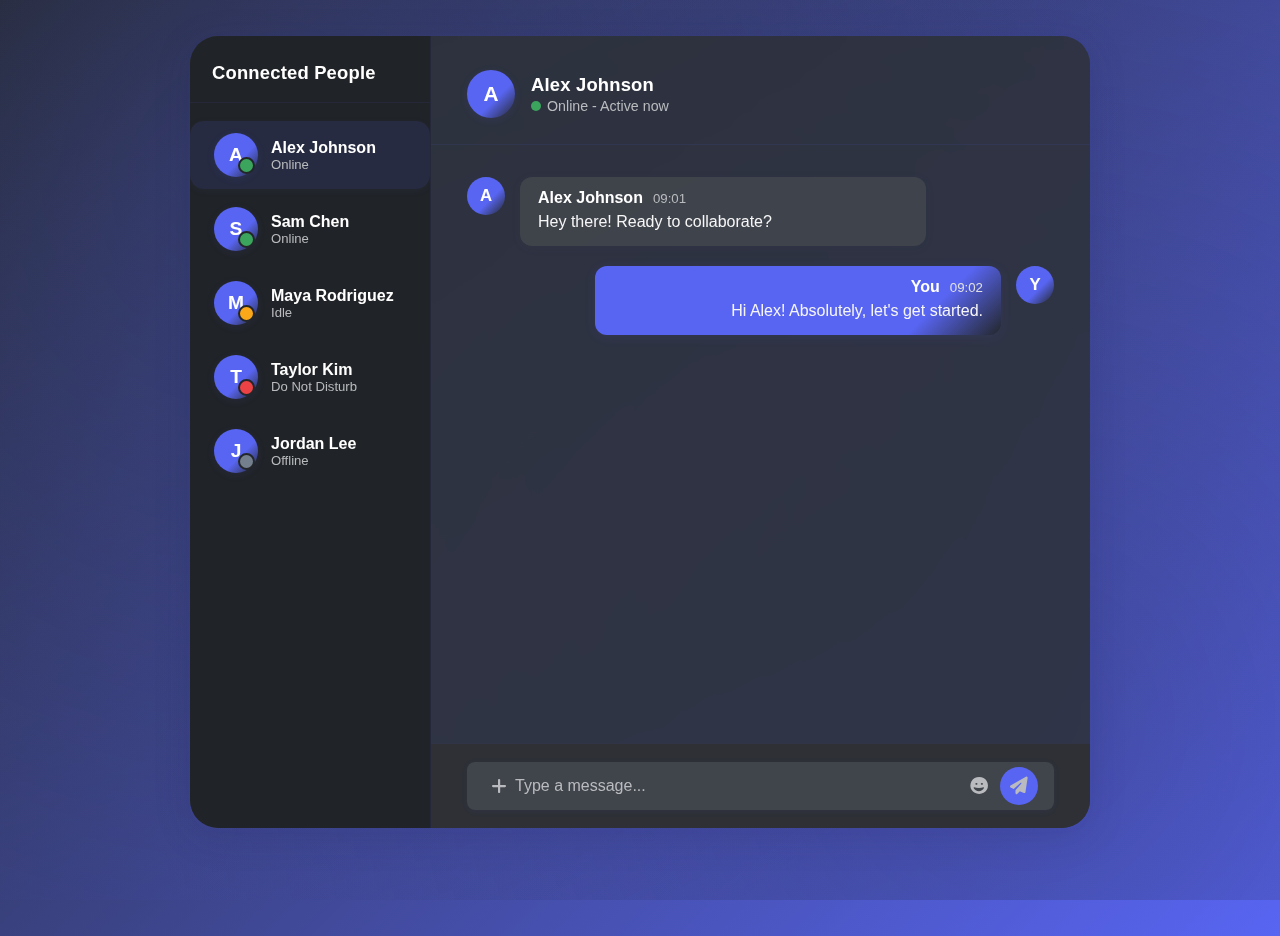
<file: chat.html>
<!DOCTYPE html>
<html lang="en">
<head>
  <meta charset="UTF-8" />
  <meta name="viewport" content="width=device-width, initial-scale=1.0"/>
  <title>Skill Link Premium Chat</title>
  <link rel="stylesheet" href="https://cdnjs.cloudflare.com/ajax/libs/font-awesome/6.4.0/css/all.min.css"/>
  <style>
    body {
      min-height: 100vh;
      margin: 0;
      font-family: 'Segoe UI', Arial, sans-serif;
      background: linear-gradient(135deg, #23272a 0%, #5865f2 100%);
      overflow: hidden;
      position: relative;
    }
    body::before {
      content: '';
      position: fixed;
      inset: 0;
      z-index: 0;
      background: 
        radial-gradient(circle at 20% 20%, rgba(88,101,242,0.20) 0, transparent 70%),
        radial-gradient(circle at 80% 80%, rgba(32,34,37,0.24) 0, transparent 70%);
      pointer-events: none;
    }
    .chat-app {
      position: relative;
      z-index: 1;
      display: flex;
      height: 88vh;
      width: 90vw;
      max-width: 900px;
      margin: 4vh auto;
      border-radius: 28px;
      box-shadow: 0 8px 36px 0 rgba(40,40,90,0.18), 0 1.5px 6px 0 rgba(88,101,242,0.08);
      backdrop-filter: blur(6px);
      background: rgba(44,47,51,0.82);
      overflow: hidden;
    }
    /* Contacts Sidebar */
    .contacts-sidebar {
      width: 240px;
      background: rgba(30,33,36,0.82);
      border-right: 1.5px solid rgba(88,101,242,0.09);
      display: flex;
      flex-direction: column;
      padding: 0;
      z-index: 2;
      backdrop-filter: blur(6px);
    }
    .contacts-header {
      padding: 26px 22px 18px 22px;
      font-size: 1.15rem;
      font-weight: 700;
      color: #fff;
      letter-spacing: 0.2px;
      border-bottom: 1.5px solid rgba(88,101,242,0.09);
    }
    .contacts-list {
      flex: 1;
      overflow-y: auto;
      padding: 18px 0;
      display: flex;
      flex-direction: column;
      gap: 6px;
    }
    .contact {
      display: flex;
      align-items: center;
      gap: 13px;
      padding: 12px 24px;
      border-radius: 14px;
      cursor: pointer;
      transition: background 0.18s, box-shadow 0.18s;
      background: transparent;
      position: relative;
    }
    .contact.active, .contact:hover {
      background: rgba(88,101,242,0.13);
      box-shadow: 0 2px 8px 0 rgba(88,101,242,0.06);
    }
    .contact-avatar {
      width: 44px;
      height: 44px;
      border-radius: 50%;
      background: linear-gradient(135deg, #5865f2 60%, #23272a 100%);
      display: flex;
      align-items: center;
      justify-content: center;
      font-weight: 700;
      color: #fff;
      font-size: 1.2rem;
      box-shadow: 0 2px 8px 0 rgba(88,101,242,0.10);
      position: relative;
      flex-shrink: 0;
    }
    .contact-status {
      position: absolute;
      bottom: 3px; right: 3px;
      width: 13px; height: 13px;
      border-radius: 50%;
      border: 2.5px solid #23272a;
      background: #3ba55d;
    }
    .contact.status-idle .contact-status { background: #faa81a; }
    .contact.status-dnd .contact-status { background: #ed4245; }
    .contact.status-offline .contact-status { background: #747f8d; }
    .contact-info {
      flex: 1;
      min-width: 0;
    }
    .contact-name {
      font-weight: 600;
      font-size: 1rem;
      color: #fff;
      white-space: nowrap;
      overflow: hidden;
      text-overflow: ellipsis;
    }
    .contact-status-text {
      font-size: 0.82rem;
      color: #b9bbbe;
    }
    /* Chat Area */
    .chat-area {
      flex: 1;
      display: flex;
      flex-direction: column;
      background: transparent;
      position: relative;
    }
    .chat-header {
      padding: 28px 36px 20px 36px;
      border-bottom: 1.5px solid rgba(88,101,242,0.09);
      display: flex;
      align-items: center;
      gap: 16px;
      background: transparent;
      min-height: 60px;
    }
    .chat-header-avatar {
      width: 48px;
      height: 48px;
      border-radius: 50%;
      background: linear-gradient(135deg, #5865f2 60%, #23272a 100%);
      display: flex;
      align-items: center;
      justify-content: center;
      font-weight: 700;
      color: #fff;
      font-size: 1.3rem;
      box-shadow: 0 2px 8px 0 rgba(88,101,242,0.10);
      position: relative;
    }
    .chat-header-info {
      flex: 1;
      min-width: 0;
      display: flex;
      flex-direction: column;
      gap: 2px;
    }
    .chat-header-name {
      font-size: 1.15rem;
      font-weight: 700;
      color: #fff;
      letter-spacing: 0.2px;
      white-space: nowrap;
      overflow: hidden;
      text-overflow: ellipsis;
    }
    .chat-header-status {
      font-size: 0.89rem;
      color: #b9bbbe;
      display: flex;
      align-items: center;
      gap: 6px;
    }
    .status-dot {
      width: 10px;
      height: 10px;
      border-radius: 50%;
      display: inline-block;
      background: #3ba55d;
    }
    .status-idle .status-dot { background: #faa81a; }
    .status-dnd .status-dot { background: #ed4245; }
    .status-offline .status-dot { background: #747f8d; }
    .messages-container {
      flex: 1;
      padding: 32px 36px 18px 36px;
      overflow-y: auto;
      display: flex;
      flex-direction: column;
      gap: 20px;
      background: transparent;
    }
    .message-group {
      display: flex;
      gap: 15px;
      align-items: flex-start;
      animation: fadeIn 0.3s;
    }
    @keyframes fadeIn {
      from { opacity: 0; transform: translateY(12px);}
      to { opacity: 1; transform: translateY(0);}
    }
    .message-avatar {
      width: 38px;
      height: 38px;
      border-radius: 50%;
      background: linear-gradient(135deg, #5865f2 60%, #23272a 100%);
      display: flex;
      align-items: center;
      justify-content: center;
      font-weight: 700;
      color: #fff;
      font-size: 1.05rem;
      flex-shrink: 0;
    }
    .message-content {
      flex: 1;
      min-width: 0;
      display: flex;
      flex-direction: column;
      background: rgba(64,68,75,0.98);
      border-radius: 12px;
      padding: 12px 18px;
      color: #f6f6f7;
      box-shadow: 0 2px 8px rgba(60,60,90,0.10);
      max-width: 370px;
      word-break: break-word;
    }
    .message-header {
      display: flex;
      align-items: center;
      gap: 10px;
      margin-bottom: 3px;
    }
    .message-username {
      font-weight: 600;
      color: #fff;
      font-size: 1rem;
    }
    .message-time {
      color: #b9bbbe;
      font-size: 0.83rem;
      font-weight: 400;
    }
    .message-text {
      color: #f6f6f7;
      font-size: 1rem;
      line-height: 1.5;
    }
    .message-group.self {
      flex-direction: row-reverse;
    }
    .message-group.self .message-content {
      background: linear-gradient(135deg, #5865f2 80%, #23272a 100%);
      color: #fff;
      align-items: flex-end;
      box-shadow: 0 2px 12px 0 rgba(88,101,242,0.10);
    }
    .message-group.self .message-header .message-username {
      color: #fff;
    }
    .message-group.self .message-header .message-time {
      color: #e0e0e0;
    }
    /* Input area */
    .message-input-area {
      padding: 18px 36px;
      background: rgba(47,49,54,0.98);
      border-top: 1.5px solid rgba(88,101,242,0.09);
    }
    .message-input-container {
      background: rgba(64,68,75,0.98);
      border-radius: 8px;
      display: flex;
      align-items: center;
      padding: 0 16px;
      box-shadow: 0 1.5px 6px 0 rgba(88,101,242,0.06);
      min-height: 48px;
    }
    .message-input-container i {
      color: #b9bbbe;
      cursor: pointer;
      transition: color 0.2s;
      padding: 8px;
      font-size: 1.1rem;
    }
    .message-input-container i:hover {
      color: #fff;
    }
    .message-input {
      flex: 1;
      min-width: 0;
      background: transparent;
      border: none;
      color: #fff;
      font-size: 1rem;
      padding: 14px 0;
      outline: none;
      z-index: 1;
    }
    .message-input::placeholder {
      color: #b9bbbe;
      opacity: 1;
    }
    .send-button {
      background: #5865f2;
      color: white;
      border: none;
      border-radius: 50%;
      width: 38px;
      height: 38px;
      display: flex;
      align-items: center;
      justify-content: center;
      cursor: pointer;
      transition: background 0.2s;
      font-size: 1.2rem;
      margin-left: 4px;
    }
    .send-button:hover {
      background: #4752c4;
    }
    @media (max-width: 900px) {
      .chat-app { flex-direction: column; width: 99vw; height: 99vh; margin: 0; border-radius: 0;}
      .contacts-sidebar { width: 100vw; height: 70px; flex-direction: row; border-right: none; border-bottom: 1.5px solid rgba(88,101,242,0.09);}
      .contacts-header { display: none; }
      .contacts-list { flex-direction: row; gap: 0; padding: 0 8px;}
      .contact { flex-direction: column; padding: 8px 6px; min-width: 70px;}
      .contact-info { display: none; }
      .chat-header { padding: 18px 12px 12px 12px;}
      .messages-container { padding: 16px 8px;}
      .message-input-area { padding: 10px 8px;}
    }
  </style>
</head>
<body>
  <div class="chat-app">
    <!-- Contacts Sidebar -->
    <div class="contacts-sidebar">
      <div class="contacts-header">Connected People</div>
      <div class="contacts-list" id="contactsList">
        <!-- Contacts will be rendered here -->
      </div>
    </div>
    <!-- Chat Area -->
    <div class="chat-area">
      <div class="chat-header" id="chatHeader">
        <div class="chat-header-avatar" id="chatHeaderAvatar"></div>
        <div class="chat-header-info">
          <div class="chat-header-name" id="chatHeaderName"></div>
          <div class="chat-header-status" id="chatHeaderStatus"></div>
        </div>
      </div>
      <div class="messages-container" id="messagesContainer"></div>
      <form class="message-input-area" id="messageForm" autocomplete="off">
        <div class="message-input-container">
          <i class="fas fa-plus" title="Add attachment"></i>
          <input type="text" class="message-input" id="messageInput" placeholder="Type a message..." maxlength="400" required />
          <i class="fas fa-grin" title="Emoji"></i>
          <button class="send-button" id="sendButton" title="Send message">
            <i class="fas fa-paper-plane"></i>
          </button>
        </div>
      </form>
    </div>
  </div>
  <script>
    // Sample contacts and chat history
    const contacts = [
      {
        id: "alex",
        name: "Alex Johnson",
        avatar: "A",
        status: "online",
        statusText: "Online",
        messages: [
          { user: "Alex Johnson", avatar: "A", self: false, time: "09:01", text: "Hey there! Ready to collaborate?" },
          { user: "You", avatar: "Y", self: true, time: "09:02", text: "Hi Alex! Absolutely, let's get started." }
        ]
      },
      {
        id: "sam",
        name: "Sam Chen",
        avatar: "S",
        status: "online",
        statusText: "Online",
        messages: [
          { user: "Sam Chen", avatar: "S", self: false, time: "10:10", text: "Did you check the new UI update?" }
        ]
      },
      {
        id: "maya",
        name: "Maya Rodriguez",
        avatar: "M",
        status: "idle",
        statusText: "Idle",
        messages: [
          { user: "Maya Rodriguez", avatar: "M", self: false, time: "11:22", text: "Ping me if you need design assets!" }
        ]
      },
      {
        id: "taylor",
        name: "Taylor Kim",
        avatar: "T",
        status: "dnd",
        statusText: "Do Not Disturb",
        messages: [
          { user: "Taylor Kim", avatar: "T", self: false, time: "12:00", text: "I'll be available after 3pm." }
        ]
      },
      {
        id: "jordan",
        name: "Jordan Lee",
        avatar: "J",
        status: "offline",
        statusText: "Offline",
        messages: [
          { user: "Jordan Lee", avatar: "J", self: false, time: "13:10", text: "Catch up later!" }
        ]
      }
    ];
    let currentContact = contacts[0];

    const contactsList = document.getElementById('contactsList');
    const chatHeaderAvatar = document.getElementById('chatHeaderAvatar');
    const chatHeaderName = document.getElementById('chatHeaderName');
    const chatHeaderStatus = document.getElementById('chatHeaderStatus');
    const messagesContainer = document.getElementById('messagesContainer');
    const messageForm = document.getElementById('messageForm');
    const messageInput = document.getElementById('messageInput');

    function renderContacts() {
      contactsList.innerHTML = '';
      contacts.forEach(contact => {
        const div = document.createElement('div');
        div.className = `contact${contact.id === currentContact.id ? ' active' : ''} status-${contact.status}`;
        div.dataset.contact = contact.id;
        div.innerHTML = `
          <div class="contact-avatar">
            <span>${contact.avatar}</span>
            <div class="contact-status"></div>
          </div>
          <div class="contact-info">
            <div class="contact-name">${contact.name}</div>
            <div class="contact-status-text">${contact.statusText}</div>
          </div>
        `;
        div.onclick = () => {
          currentContact = contact;
          renderContacts();
          renderHeader();
          renderMessages();
        };
        contactsList.appendChild(div);
      });
    }

    function renderHeader() {
      chatHeaderAvatar.innerHTML = `<span>${currentContact.avatar}</span>`;
      chatHeaderName.textContent = currentContact.name;
      chatHeaderStatus.innerHTML = `
        <span class="status-dot${currentContact.status !== 'online' ? ' status-' + currentContact.status : ''}"></span>
        ${currentContact.statusText}${currentContact.status === 'online' ? ' - Active now' : ''}
      `;
    }

    function renderMessages() {
      messagesContainer.innerHTML = '';
      if (!currentContact.messages.length) {
        messagesContainer.innerHTML = `
          <div class="welcome-message">
            <div class="welcome-icon">
              <i class="fas fa-comments"></i>
            </div>
            <div class="welcome-title">Your chat with ${currentContact.name}</div>
            <div class="welcome-description">
              This is the beginning of your direct message history with ${currentContact.name}.<br>
              Send messages, share files, and collaborate in real-time.
            </div>
          </div>
        `;
        return;
      }
      currentContact.messages.forEach(msg => {
        const group = document.createElement('div');
        group.className = 'message-group' + (msg.self ? ' self' : '');
        group.innerHTML = `
          <div class="message-avatar">${msg.avatar}</div>
          <div class="message-content">
            <div class="message-header">
              <div class="message-username">${msg.user}</div>
              <div class="message-time">${msg.time}</div>
            </div>
            <div class="message-text">${msg.text}</div>
          </div>
        `;
        messagesContainer.appendChild(group);
      });
      messagesContainer.scrollTop = messagesContainer.scrollHeight;
    }

    messageForm.onsubmit = function(e) {
      e.preventDefault();
      const text = messageInput.value.trim();
      if (!text) return;
      const now = new Date();
      const time = now.toTimeString().slice(0,5);
      currentContact.messages.push({
        user: "You",
        avatar: "Y",
        self: true,
        time,
        text
      });
      messageInput.value = '';
      renderMessages();
    };

    // Initial render
    renderContacts();
    renderHeader();
    renderMessages();
  </script>
</body>
</html>
</file>
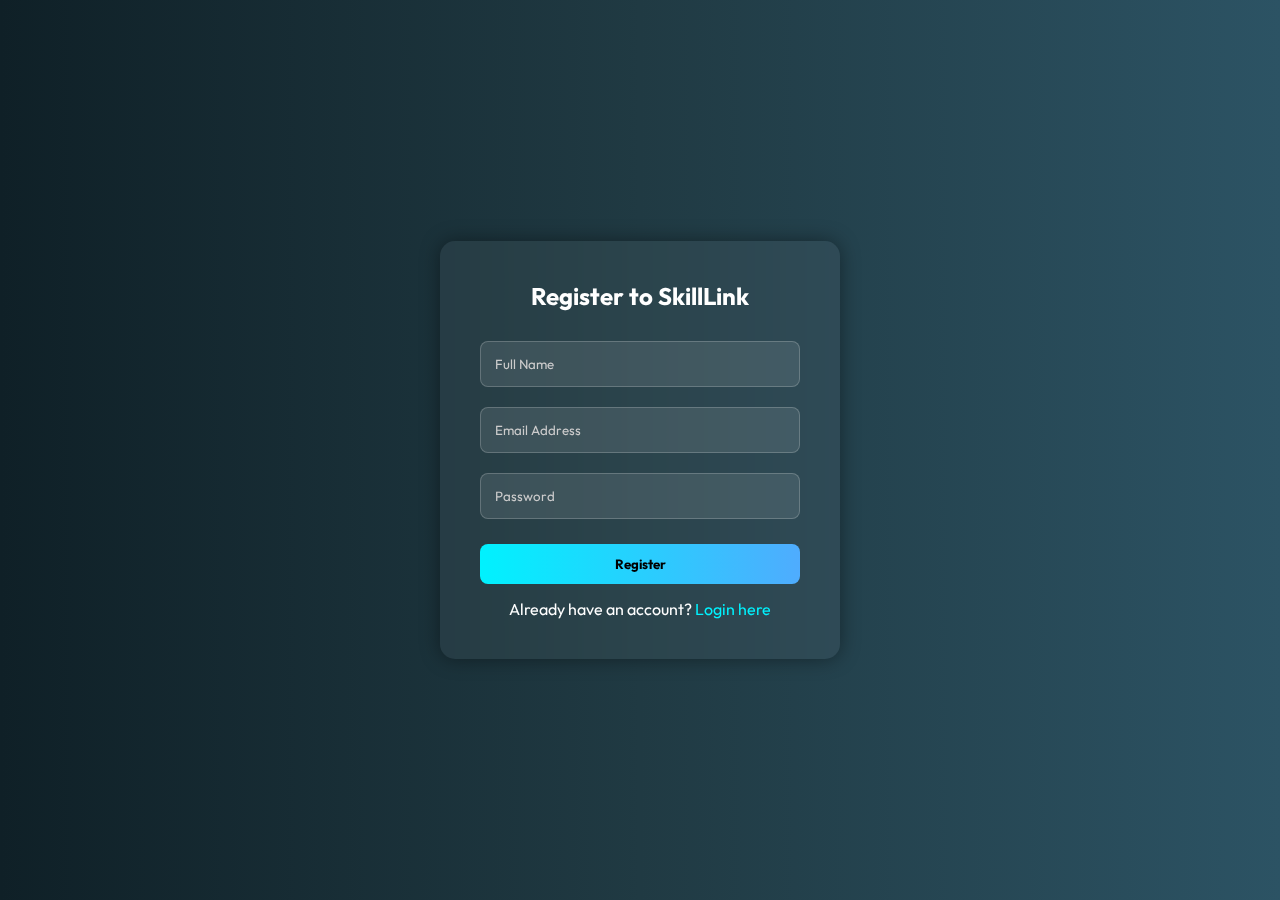
<file: register.html>
<!DOCTYPE html>
<html lang="en">
<head>
  <meta charset="UTF-8" />
  <meta name="viewport" content="width=device-width, initial-scale=1.0"/>
  <title>Register – SkillLink</title>
  <link href="https://fonts.googleapis.com/css2?family=Outfit:wght@400;700&display=swap" rel="stylesheet">
  <style>
    * { margin: 0; padding: 0; box-sizing: border-box; font-family: 'Outfit', sans-serif; }
    body {
      background: linear-gradient(to right, #0f2027, #203a43, #2c5364);
      height: 100vh;
      display: flex;
      align-items: center;
      justify-content: center;
    }
    .container {
      background: rgba(255, 255, 255, 0.05);
      padding: 40px;
      border-radius: 15px;
      box-shadow: 0 0 20px rgba(0,0,0,0.4);
      color: white;
      width: 90%;
      max-width: 400px;
      backdrop-filter: blur(12px);
    }
    h2 {
      text-align: center;
      margin-bottom: 20px;
    }
    input {
      width: 100%;
      padding: 14px;
      margin: 10px 0;
      border-radius: 8px;
      border: 1px solid rgba(255,255,255,0.2);
      background: rgba(255,255,255,0.1);
      color: white;
    }
    input::placeholder { color: #ccc; }
    button {
      width: 100%;
      padding: 12px;
      margin-top: 15px;
      border: none;
      border-radius: 8px;
      background: linear-gradient(to right, #00f2fe, #4facfe);
      color: black;
      font-weight: bold;
      cursor: pointer;
    }
    .alt {
      text-align: center;
      margin-top: 15px;
    }
    .alt a {
      color: #00f2fe;
      text-decoration: none;
    }
    .alt a:hover { text-decoration: underline; }
  </style>
</head>
<body>
  <div class="container">
    <h2>Register to SkillLink</h2>
    <form action="register.php" method="POST">
      <input type="text" name="fullname" placeholder="Full Name" required />
      <input type="email" name="email" placeholder="Email Address" required />
      <input type="password" name="password" placeholder="Password" required />
      <button type="submit">Register</button>
    </form>
    <p class="alt">Already have an account? <a href="login.html">Login here</a></p>
  </div>
</body>
</html>
</file>
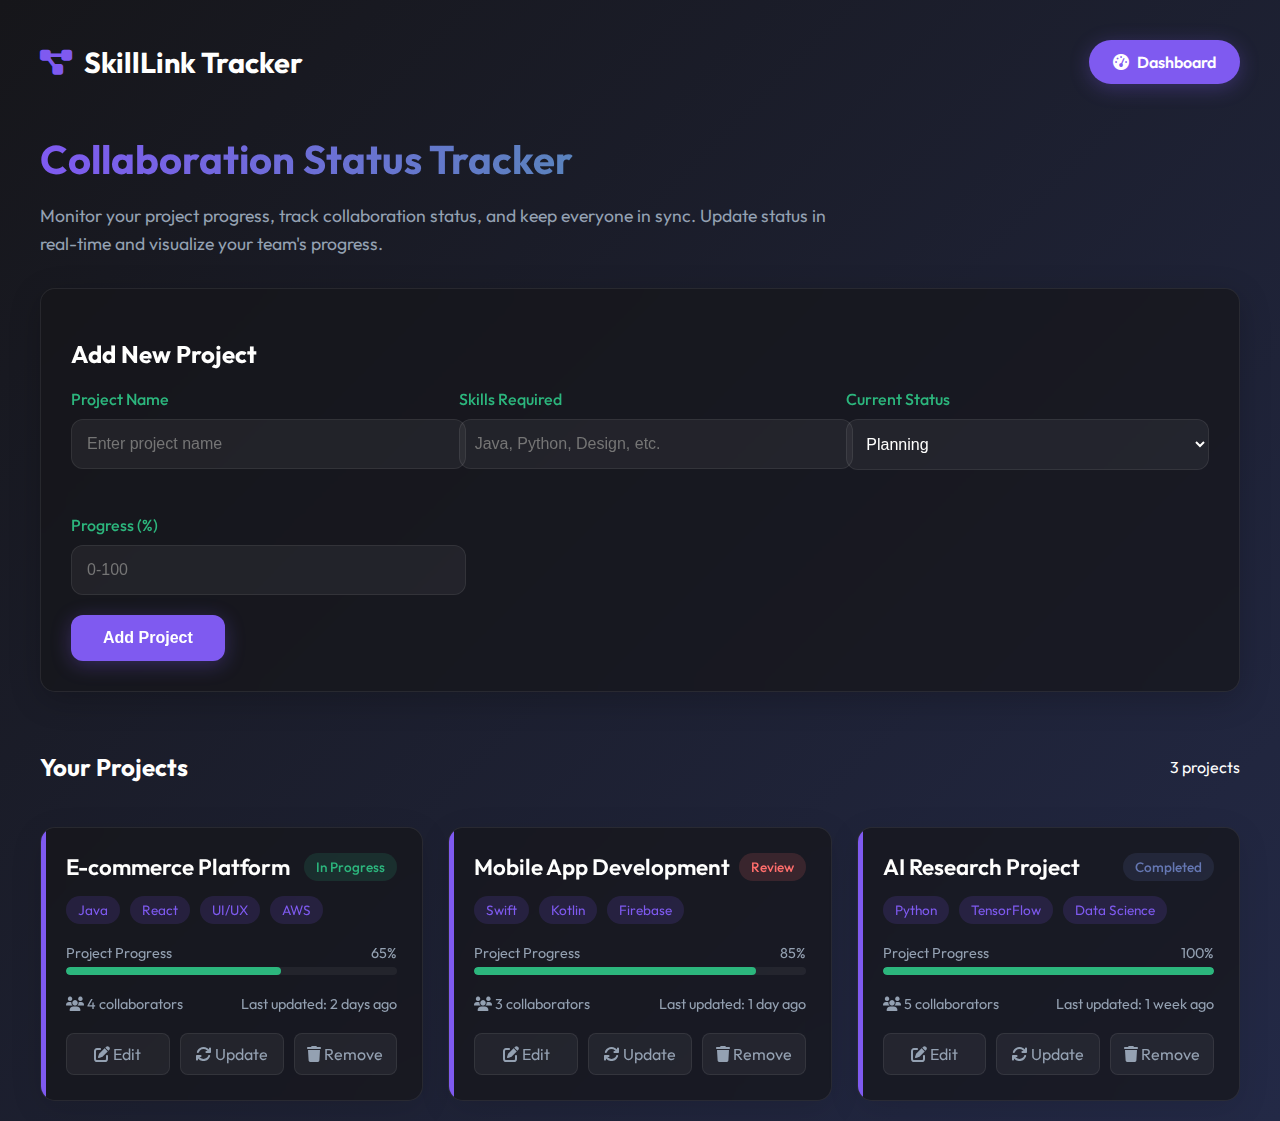
<file: track.html>
<!DOCTYPE html>
<html lang="en">
<head>
  <meta charset="UTF-8">
  <meta name="viewport" content="width=device-width, initial-scale=1.0">
  <title>Collaboration Status Tracker | SkillLink</title>
  <link href="https://fonts.googleapis.com/css2?family=Outfit:wght@400;700&display=swap" rel="stylesheet">
  <link rel="stylesheet" href="https://cdnjs.cloudflare.com/ajax/libs/font-awesome/6.4.0/css/all.min.css">
  <style>
    :root {
      --primary: #7f5af0;
      --secondary: #2cb67d;
      --accent: #ff6e6c;
      --dark: #16161a;
      --light: #fffffe;
      --gray: #94a1b2;
      --card-bg: rgba(22, 22, 26, 0.7);
      --glass: rgba(255, 255, 255, 0.08);
      --transition: all 0.3s ease;
    }
    body {
      font-family: 'Outfit', sans-serif;
      background: linear-gradient(135deg, #16161a 0%, #232946 100%);
      color: var(--light);
      min-height: 100vh;
      margin: 0;
      padding: 0;
    }
    .container {
      max-width: 1200px;
      margin: 0 auto;
      padding: 20px;
    }
    header {
      display: flex;
      justify-content: space-between;
      align-items: center;
      padding: 20px 0;
      margin-bottom: 30px;
    }
    .logo {
      display: flex;
      align-items: center;
      gap: 12px;
      font-size: 1.8rem;
      font-weight: 700;
      color: var(--light);
      text-decoration: none;
    }
    .logo i {
      color: var(--primary);
    }
    .dashboard-link {
      display: inline-flex;
      align-items: center;
      gap: 8px;
      background: var(--primary);
      color: white;
      padding: 12px 24px;
      border-radius: 50px;
      text-decoration: none;
      font-weight: 600;
      transition: var(--transition);
      box-shadow: 0 4px 20px rgba(127, 90, 240, 0.3);
    }
    .dashboard-link:hover {
      background: #6a4bc9;
      transform: translateY(-2px);
      box-shadow: 0 6px 25px rgba(127, 90, 240, 0.4);
    }
    h1 {
      font-size: 2.5rem;
      font-weight: 700;
      background: linear-gradient(90deg, var(--primary), var(--secondary));
      -webkit-background-clip: text;
      -webkit-text-fill-color: transparent;
      margin-bottom: 10px;
    }
    .subtitle {
      color: var(--gray);
      margin-bottom: 30px;
      font-size: 1.1rem;
      max-width: 800px;
      line-height: 1.6;
    }
    .form-container {
      background: var(--card-bg);
      border-radius: 15px;
      padding: 30px;
      margin-bottom: 40px;
      box-shadow: 0 8px 32px rgba(0, 0, 0, 0.2);
      backdrop-filter: blur(10px);
      border: 1px solid var(--glass);
    }
    .form-grid {
      display: grid;
      grid-template-columns: repeat(auto-fit, minmax(300px, 1fr));
      gap: 25px;
    }
    .form-group {
      margin-bottom: 20px;
    }
    .form-group label {
      display: block;
      margin-bottom: 10px;
      font-weight: 500;
      color: var(--secondary);
    }
    .form-group input,
    .form-group textarea,
    .form-group select {
      width: 100%;
      background: rgba(255, 255, 255, 0.05);
      border: 1px solid var(--glass);
      padding: 15px;
      border-radius: 12px;
      color: var(--light);
      font-size: 1rem;
      transition: var(--transition);
    }
    .form-group input:focus,
    .form-group textarea:focus,
    .form-group select:focus {
      outline: none;
      border-color: var(--primary);
      box-shadow: 0 0 0 3px rgba(127, 90, 240, 0.2);
    }
    .btn {
      padding: 14px 32px;
      border-radius: 12px;
      font-weight: 600;
      cursor: pointer;
      transition: var(--transition);
      border: none;
      font-size: 1rem;
    }
    .btn-primary {
      background: var(--primary);
      color: white;
      box-shadow: 0 4px 20px rgba(127, 90, 240, 0.3);
    }
    .btn-primary:hover {
      background: #6a4bc9;
      transform: translateY(-2px);
      box-shadow: 0 6px 25px rgba(127, 90, 240, 0.4);
    }
    .projects-header {
      display: flex;
      justify-content: space-between;
      align-items: center;
      margin-bottom: 25px;
    }
    .projects-grid {
      display: grid;
      grid-template-columns: repeat(auto-fill, minmax(350px, 1fr));
      gap: 25px;
    }
    .project-card {
      background: var(--card-bg);
      border-radius: 15px;
      padding: 25px;
      box-shadow: 0 8px 32px rgba(0, 0, 0, 0.1);
      backdrop-filter: blur(10px);
      border: 1px solid var(--glass);
      transition: var(--transition);
      position: relative;
      overflow: hidden;
    }
    .project-card:hover {
      transform: translateY(-10px);
      box-shadow: 0 12px 40px rgba(127, 90, 240, 0.2);
      border-color: rgba(127, 90, 240, 0.3);
    }
    .project-card::before {
      content: '';
      position: absolute;
      top: 0;
      left: 0;
      width: 5px;
      height: 100%;
      background: var(--primary);
    }
    .project-title {
      font-size: 1.4rem;
      font-weight: 600;
      margin-bottom: 10px;
      display: flex;
      justify-content: space-between;
      align-items: center;
    }
    .project-status {
      display: inline-block;
      padding: 5px 12px;
      border-radius: 20px;
      font-size: 0.85rem;
      font-weight: 500;
    }
    .status-planning {
      background: rgba(127, 90, 240, 0.15);
      color: var(--primary);
    }
    .status-in-progress {
      background: rgba(44, 182, 125, 0.15);
      color: var(--secondary);
    }
    .status-review {
      background: rgba(255, 110, 108, 0.15);
      color: var(--accent);
    }
    .status-completed {
      background: rgba(101, 119, 179, 0.15);
      color: #6577b3;
    }
    .project-skills {
      display: flex;
      flex-wrap: wrap;
      gap: 10px;
      margin: 15px 0;
    }
    .skill-tag {
      background: rgba(127, 90, 240, 0.15);
      color: var(--primary);
      padding: 5px 12px;
      border-radius: 20px;
      font-size: 0.85rem;
    }
    .progress-container {
      margin: 20px 0;
    }
    .progress-label {
      display: flex;
      justify-content: space-between;
      margin-bottom: 5px;
      font-size: 0.9rem;
      color: var(--gray);
    }
    .progress-bar {
      height: 8px;
      background: rgba(255, 255, 255, 0.05);
      border-radius: 10px;
      overflow: hidden;
    }
    .progress-fill {
      height: 100%;
      border-radius: 10px;
      background: var(--secondary);
      transition: width 0.5s ease;
    }
    .project-meta {
      display: flex;
      justify-content: space-between;
      color: var(--gray);
      font-size: 0.9rem;
      margin-top: 15px;
    }
    .project-actions {
      display: flex;
      gap: 10px;
      margin-top: 20px;
    }
    .action-btn {
      flex: 1;
      padding: 10px;
      border-radius: 8px;
      text-align: center;
      cursor: pointer;
      transition: var(--transition);
      background: rgba(255, 255, 255, 0.05);
      border: 1px solid var(--glass);
      color: var(--gray);
    }
    .action-btn:hover {
      background: rgba(127, 90, 240, 0.1);
      color: var(--light);
    }
    .empty-state {
      text-align: center;
      padding: 40px;
      color: var(--gray);
    }
    .empty-state i {
      font-size: 3rem;
      margin-bottom: 20px;
      color: var(--primary);
    }
    @media (max-width: 768px) {
      .form-grid {
        grid-template-columns: 1fr;
      }
      .projects-grid {
        grid-template-columns: 1fr;
      }
      header {
        flex-direction: column;
        gap: 20px;
      }
      h1 {
        font-size: 2rem;
      }
    }
  </style>
</head>
<body>
  <div class="container">
    <header>
      <a href="#" class="logo">
        <i class="fas fa-project-diagram"></i>
        <span>SkillLink Tracker</span>
      </a>
      <a href="dashboard.html" class="dashboard-link">
        <i class="fas fa-tachometer-alt"></i>
        Dashboard
      </a>
    </header>
    <main>
      <h1>Collaboration Status Tracker</h1>
      <p class="subtitle">Monitor your project progress, track collaboration status, and keep everyone in sync. Update status in real-time and visualize your team's progress.</p>
      <div class="form-container">
        <h2>Add New Project</h2>
        <form id="projectForm">
          <div class="form-grid">
            <div class="form-group">
              <label for="projectName">Project Name</label>
              <input type="text" id="projectName" placeholder="Enter project name" required>
            </div>
            <div class="form-group">
              <label for="projectSkills">Skills Required</label>
              <input type="text" id="projectSkills" placeholder="Java, Python, Design, etc." required>
            </div>
            <div class="form-group">
              <label for="projectStatus">Current Status</label>
              <select id="projectStatus" required>
                <option value="planning">Planning</option>
                <option value="in-progress">In Progress</option>
                <option value="review">Review</option>
                <option value="completed">Completed</option>
              </select>
            </div>
            <div class="form-group">
              <label for="projectProgress">Progress (%)</label>
              <input type="number" id="projectProgress" min="0" max="100" placeholder="0-100" required>
            </div>
          </div>
          <button type="submit" class="btn btn-primary">Add Project</button>
        </form>
      </div>
      <div class="projects-header">
        <h2>Your Projects</h2>
        <div class="project-count">3 projects</div>
      </div>
      <div class="projects-grid"></div>
    </main>
  </div>
  <script>
    // Project management functionality
    const projectForm = document.getElementById('projectForm');
    const projectsGrid = document.querySelector('.projects-grid');
    // Sample projects data
    let projects = [
      {
        id: 1,
        name: "E-commerce Platform",
        skills: ["Java", "React", "UI/UX", "AWS"],
        status: "in-progress",
        progress: 65,
        collaborators: 4,
        lastUpdated: "2 days ago"
      },
      {
        id: 2,
        name: "Mobile App Development",
        skills: ["Swift", "Kotlin", "Firebase"],
        status: "review",
        progress: 85,
        collaborators: 3,
        lastUpdated: "1 day ago"
      },
      {
        id: 3,
        name: "AI Research Project",
        skills: ["Python", "TensorFlow", "Data Science"],
        status: "completed",
        progress: 100,
        collaborators: 5,
        lastUpdated: "1 week ago"
      }
    ];
    // Function to render projects
    function renderProjects() {
      projectsGrid.innerHTML = '';
      if (projects.length === 0) {
        projectsGrid.innerHTML = `
          <div class="empty-state">
            <i class="fas fa-folder-open"></i>
            <h3>No projects yet</h3>
            <p>Add your first project to start tracking collaboration status</p>
          </div>
        `;
        return;
      }
      projects.forEach(project => {
        const statusClass = `status-${project.status.replace(' ', '-')}`;
        const statusText = project.status.replace('-', ' ').replace(/\b\w/g, l => l.toUpperCase());
        const skillsHTML = project.skills.map(skill =>
          `<span class="skill-tag">${skill}</span>`
        ).join('');
        const projectCard = document.createElement('div');
        projectCard.className = 'project-card';
        projectCard.innerHTML = `
          <div class="project-title">
            <span>${project.name}</span>
            <span class="project-status ${statusClass}">${statusText}</span>
          </div>
          <div class="project-skills">
            ${skillsHTML}
          </div>
          <div class="progress-container">
            <div class="progress-label">
              <span>Project Progress</span>
              <span>${project.progress}%</span>
            </div>
            <div class="progress-bar">
              <div class="progress-fill" style="width: ${project.progress}%"></div>
            </div>
          </div>
          <div class="project-meta">
            <span><i class="fas fa-users"></i> ${project.collaborators} collaborators</span>
            <span>Last updated: ${project.lastUpdated}</span>
          </div>
          <div class="project-actions">
            <div class="action-btn"><i class="fas fa-edit"></i> Edit</div>
            <div class="action-btn"><i class="fas fa-sync"></i> Update</div>
            <div class="action-btn"><i class="fas fa-trash"></i> Remove</div>
          </div>
        `;
        projectsGrid.appendChild(projectCard);
      });
      // Update project count
      document.querySelector('.project-count').textContent = `${projects.length} projects`;
    }
    // Handle form submission
    projectForm.addEventListener('submit', function(e) {
      e.preventDefault();
      const name = document.getElementById('projectName').value;
      const skills = document.getElementById('projectSkills').value.split(',').map(s => s.trim());
      const status = document.getElementById('projectStatus').value;
      const progress = parseInt(document.getElementById('projectProgress').value);
      // Create new project
      const newProject = {
        id: projects.length + 1,
        name,
        skills,
        status,
        progress,
        collaborators: 1,
        lastUpdated: "Just now"
      };
      projects.push(newProject);
      renderProjects();
      // Reset form
      projectForm.reset();
    });
    // Initial render
    renderProjects();
  </script>
</body>
</html>
</file>
